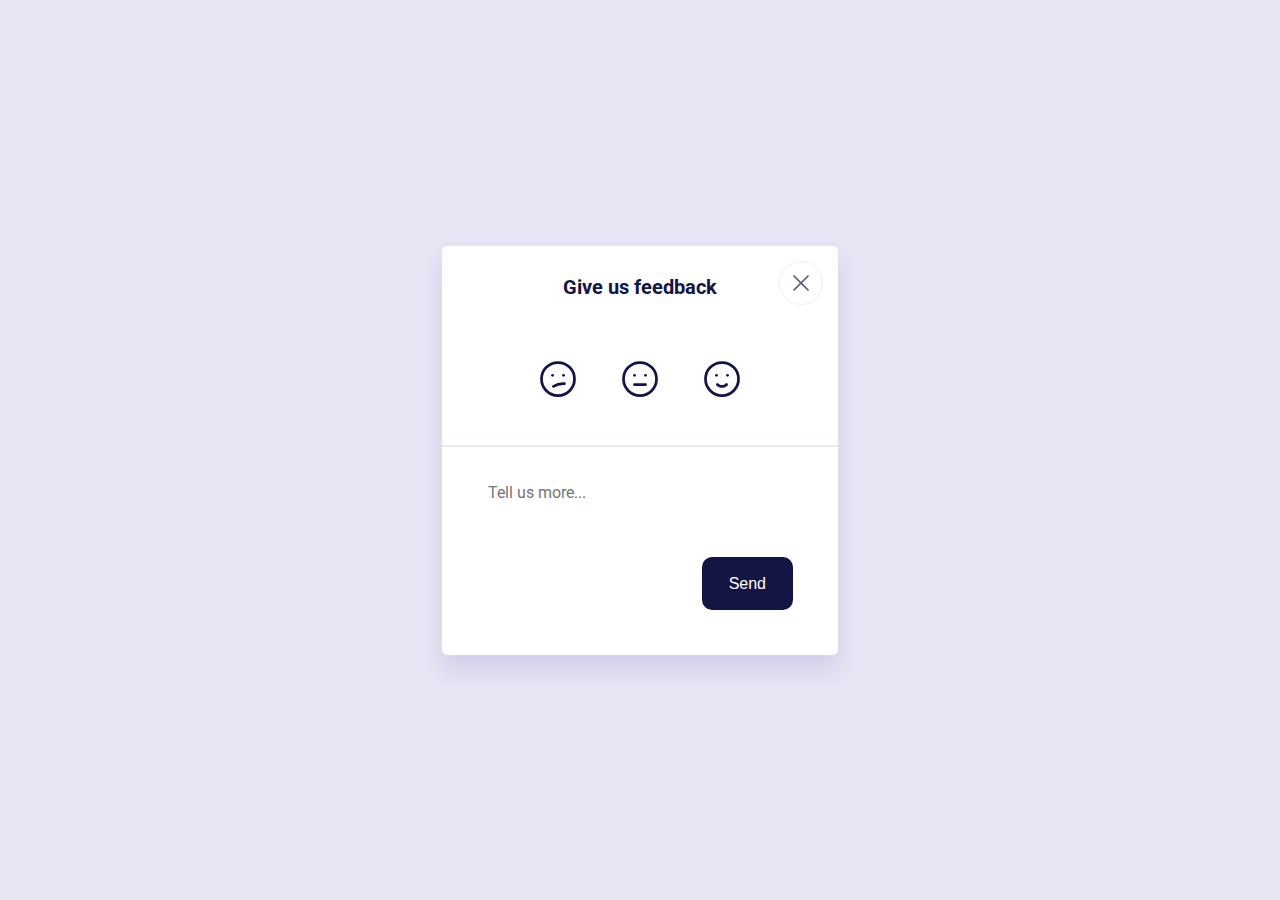
<file: Feedback card/index.html>
<!DOCTYPE html>
<html lang="en">
<head>
    <meta charset="UTF-8">
    <link rel="preconnect" href="https://fonts.googleapis.com">
    <link rel="preconnect" href="https://fonts.gstatic.com" crossorigin>
    <link href="https://fonts.googleapis.com/css2?family=Roboto:wght@400;700&display=swap" rel="stylesheet">
    <link rel="stylesheet" href="style.css">
    <title>Title</title>
</head>
<body class="flex">

    <article class="feedback-card">
        <h2 class="feedback-card--title">
            Give us feedback
        </h2>
        <button class="close">
            <svg width="28" height="28" viewBox="0 0 28 28" fill="none" xmlns="http://www.w3.org/2000/svg">
                <g opacity="0.7">
                    <path d="M21 7L7 21" stroke="#131543" stroke-width="1.75" stroke-linecap="round" stroke-linejoin="round"/>
                    <path d="M7 7L21 21" stroke="#131543" stroke-width="1.75" stroke-linecap="round" stroke-linejoin="round"/>
                </g>
            </svg>
        </button>
        <div class="feedback-card--emotions">
            <div class="emotion emotion-bad" tabindex="0">
                <svg width="44" height="44" viewBox="0 0 44 44" fill="none" xmlns="http://www.w3.org/2000/svg">
                    <path d="M22 38.5C31.1127 38.5 38.5 31.1127 38.5 22C38.5 12.8873 31.1127 5.5 22 5.5C12.8873 5.5 5.5 12.8873 5.5 22C5.5 31.1127 12.8873 38.5 22 38.5Z" stroke="#131543" stroke-width="2.75" stroke-linecap="round" stroke-linejoin="round"/>
                    <path d="M16.5 18.3333H16.5183" stroke="#131543" stroke-width="2.75" stroke-linecap="round" stroke-linejoin="round"/>
                    <path d="M27.5 18.3333H27.5183" stroke="#131543" stroke-width="2.75" stroke-linecap="round" stroke-linejoin="round"/>
                    <path d="M17.4167 29.3333C20.7006 27.2774 24.5515 26.3146 28.4167 26.5833" stroke="#131543" stroke-width="2.75" stroke-linecap="round" stroke-linejoin="round"/>
                </svg>
            </div>
            <div class="emotion emotion-neutral" tabindex="0">
                <svg width="44" height="44" viewBox="0 0 44 44" fill="none" xmlns="http://www.w3.org/2000/svg">
                    <path d="M22 38.5C31.1127 38.5 38.5 31.1127 38.5 22C38.5 12.8873 31.1127 5.5 22 5.5C12.8873 5.5 5.5 12.8873 5.5 22C5.5 31.1127 12.8873 38.5 22 38.5Z" stroke="#131543" stroke-width="2.75" stroke-linecap="round" stroke-linejoin="round"/>
                    <path d="M16.5 18.3333H16.5183" stroke="#131543" stroke-width="2.75" stroke-linecap="round" stroke-linejoin="round"/>
                    <path d="M27.5 18.3333H27.5183" stroke="#131543" stroke-width="2.75" stroke-linecap="round" stroke-linejoin="round"/>
                    <path d="M16.5 27.5H27.5" stroke="#131543" stroke-width="2.75" stroke-linecap="round" stroke-linejoin="round"/>
                </svg>
            </div>
            <div class="emotion emotion-happy" tabindex="0">
                <svg width="44" height="44" viewBox="0 0 44 44" fill="none" xmlns="http://www.w3.org/2000/svg">
                    <path d="M22 38.5C31.1127 38.5 38.5 31.1127 38.5 22C38.5 12.8873 31.1127 5.5 22 5.5C12.8873 5.5 5.5 12.8873 5.5 22C5.5 31.1127 12.8873 38.5 22 38.5Z" stroke="#3D45F5" stroke-width="2.75" stroke-linecap="round" stroke-linejoin="round"/>
                    <path d="M16.5 18.3333H16.5183" stroke="#3D45F5" stroke-width="2.75" stroke-linecap="round" stroke-linejoin="round"/>
                    <path d="M27.5 18.3333H27.5183" stroke="#3D45F5" stroke-width="2.75" stroke-linecap="round" stroke-linejoin="round"/>
                    <path d="M17.4167 27.5C18.0141 28.1098 18.7272 28.5942 19.5142 28.9249C20.3012 29.2556 21.1463 29.4259 22 29.4259C22.8537 29.4259 23.6987 29.2556 24.4858 28.9249C25.2728 28.5942 25.9859 28.1098 26.5833 27.5" stroke="#3D45F5" stroke-width="2.75" stroke-linecap="round" stroke-linejoin="round"/>
                </svg>

            </div>
        </div>
        <hr>
        <textarea class="feedback-card--textarea" rows="2" placeholder="Tell us more..."></textarea>
        <div class="feedback-card--input">
            <input type="button" value="Send">
        </div>
    </article>
    <script src="app.js"></script>
</body>
</html>
</file>
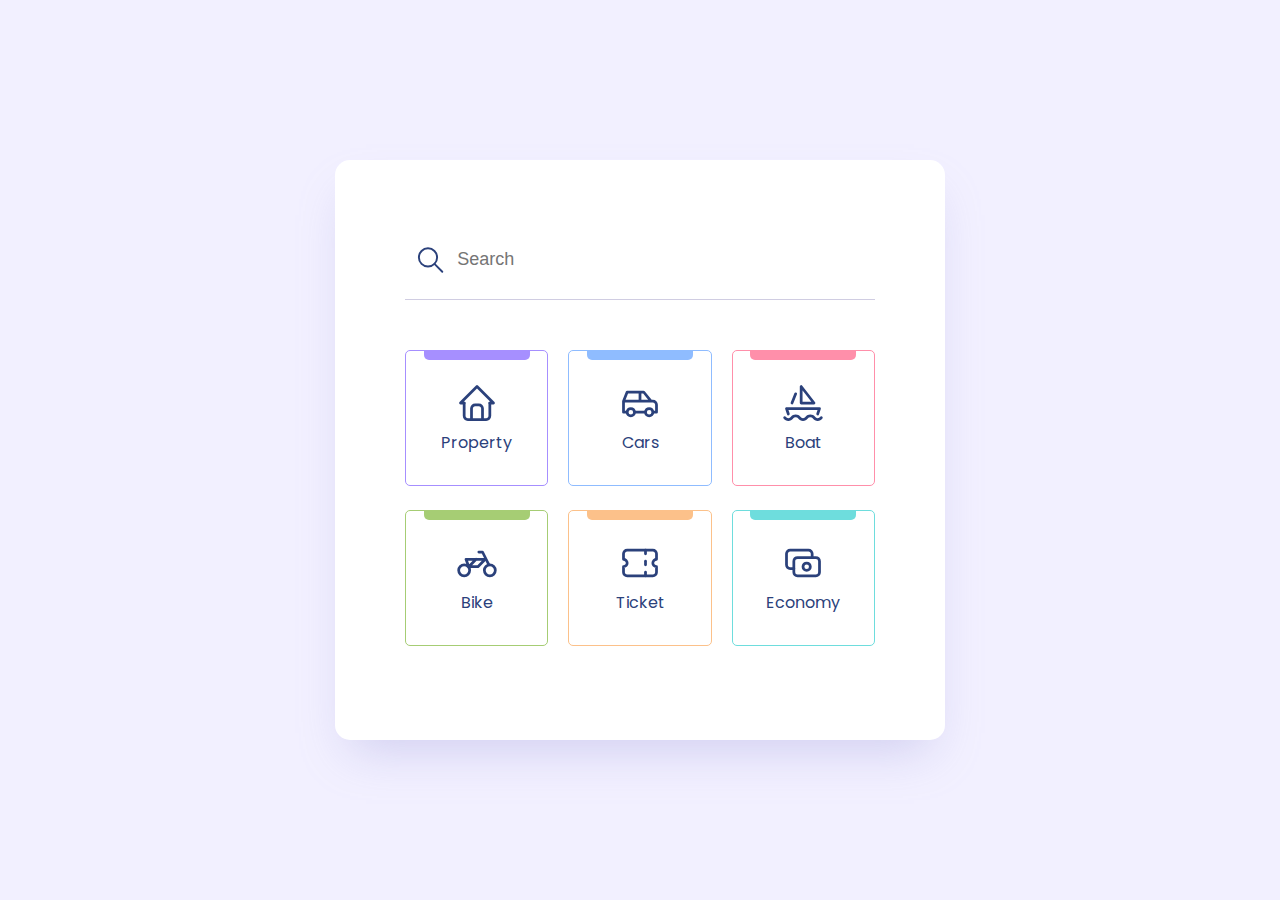
<file: Search_component/index.html>
<!DOCTYPE html>
<html lang="en">
<head>
    <meta charset="UTF-8">
    <title>Search</title>
    <link rel="preconnect" href="https://fonts.googleapis.com">
    <link rel="preconnect" href="https://fonts.gstatic.com" crossorigin>
    <link href="https://fonts.googleapis.com/css2?family=Poppins&display=swap" rel="stylesheet">
  <link rel="stylesheet" href="style.css">
</head>
<body class="flex">

  <section class="search-component">
        <div class="input-component">
            <svg class="search-icon" width="34" height="34" viewBox="0 0 34 34" fill="none" xmlns="http://www.w3.org/2000/svg">
                <path d="M14.1667 24.0833C19.6435 24.0833 24.0833 19.6435 24.0833 14.1667C24.0833 8.68984 19.6435 4.25 14.1667 4.25C8.68984 4.25 4.25 8.68984 4.25 14.1667C4.25 19.6435 8.68984 24.0833 14.1667 24.0833Z" stroke="#2B417B" stroke-width="2.125" stroke-linecap="round" stroke-linejoin="round"/>
                <path d="M29.75 29.75L21.25 21.25" stroke="#2B417B" stroke-width="2.125" stroke-linecap="round" stroke-linejoin="round"/>
            </svg>
            <input type="text" placeholder="Search">
        </div>
      <div class="categories">
          <article class="category category-violet">
              <svg width="44" height="44" viewBox="0 0 44 44" fill="none" xmlns="http://www.w3.org/2000/svg">
                  <path d="M9.16667 22H5.5L22 5.5L38.5 22H34.8333" stroke="#2B417B" stroke-width="2.75" stroke-linecap="round" stroke-linejoin="round"/>
                  <path d="M9.16663 22V34.8333C9.16663 35.8058 9.55293 36.7384 10.2406 37.4261C10.9282 38.1137 11.8608 38.5 12.8333 38.5H31.1666C32.1391 38.5 33.0717 38.1137 33.7594 37.4261C34.447 36.7384 34.8333 35.8058 34.8333 34.8333V22" stroke="#2B417B" stroke-width="2.75" stroke-linecap="round" stroke-linejoin="round"/>
                  <path d="M16.5 38.5V27.5C16.5 26.5275 16.8863 25.5949 17.5739 24.9073C18.2616 24.2196 19.1942 23.8333 20.1667 23.8333H23.8333C24.8058 23.8333 25.7384 24.2196 26.4261 24.9073C27.1137 25.5949 27.5 26.5275 27.5 27.5V38.5" stroke="#2B417B" stroke-width="2.75" stroke-linecap="round" stroke-linejoin="round"/>
              </svg>
              <span>Property</span>
          </article>
          <article class="category category-blue">
              <svg width="44" height="44" viewBox="0 0 44 44" fill="none" xmlns="http://www.w3.org/2000/svg">
                  <path d="M22 20.1667V11M9.16667 31.1667H5.5V20.1667L9.16667 11H25.6667L33 20.1667H34.8333C35.8058 20.1667 36.7384 20.553 37.4261 21.2406C38.1137 21.9282 38.5 22.8609 38.5 23.8333V31.1667H34.8333H9.16667ZM27.5 31.1667H16.5H27.5ZM5.5 20.1667H33H5.5Z" stroke="#2B417B" stroke-width="2.75" stroke-linecap="round" stroke-linejoin="round"/>
                  <path d="M12.8334 34.8333C14.8584 34.8333 16.5 33.1917 16.5 31.1667C16.5 29.1416 14.8584 27.5 12.8334 27.5C10.8083 27.5 9.16669 29.1416 9.16669 31.1667C9.16669 33.1917 10.8083 34.8333 12.8334 34.8333Z" fill="white" stroke="#2B417B" stroke-width="2.75" stroke-linecap="round" stroke-linejoin="round"/>
                  <path d="M31.1667 34.8333C33.1917 34.8333 34.8333 33.1917 34.8333 31.1667C34.8333 29.1416 33.1917 27.5 31.1667 27.5C29.1416 27.5 27.5 29.1416 27.5 31.1667C27.5 33.1917 29.1416 34.8333 31.1667 34.8333Z" fill="white" stroke="#2B417B" stroke-width="2.75" stroke-linecap="round" stroke-linejoin="round"/>
              </svg>
              <span>Cars</span>
          </article>
          <article class="category category-red">
              <svg width="44" height="44" viewBox="0 0 44 44" fill="none" xmlns="http://www.w3.org/2000/svg">
                  <path d="M3.66669 36.6667C4.08317 37.2469 4.63464 37.7171 5.27346 38.0365C5.91229 38.3559 6.61928 38.515 7.33335 38.5C8.04743 38.515 8.75441 38.3559 9.39324 38.0365C10.0321 37.7171 10.5835 37.2469 11 36.6667C11.4165 36.0865 11.968 35.6163 12.6068 35.2969C13.2456 34.9775 13.9526 34.8184 14.6667 34.8334C15.3808 34.8184 16.0877 34.9775 16.7266 35.2969C17.3654 35.6163 17.9169 36.0865 18.3334 36.6667C18.7498 37.2469 19.3013 37.7171 19.9401 38.0365C20.579 38.3559 21.2859 38.515 22 38.5C22.7141 38.515 23.4211 38.3559 24.0599 38.0365C24.6987 37.7171 25.2502 37.2469 25.6667 36.6667C26.0832 36.0865 26.6346 35.6163 27.2735 35.2969C27.9123 34.9775 28.6193 34.8184 29.3334 34.8334C30.0474 34.8184 30.7544 34.9775 31.3932 35.2969C32.0321 35.6163 32.5835 36.0865 33 36.6667C33.4165 37.2469 33.968 37.7171 34.6068 38.0365C35.2456 38.3559 35.9526 38.515 36.6667 38.5C37.3808 38.515 38.0877 38.3559 38.7266 38.0365C39.3654 37.7171 39.9169 37.2469 40.3334 36.6667" stroke="#2B417B" stroke-width="2.75" stroke-linecap="round" stroke-linejoin="round"/>
                  <path d="M7.33333 33L5.5 27.5H38.5L36.6667 33" stroke="#2B417B" stroke-width="2.75" stroke-linecap="round" stroke-linejoin="round"/>
                  <path d="M20.1667 22H33L20.1667 5.5V22Z" stroke="#2B417B" stroke-width="2.75" stroke-linecap="round" stroke-linejoin="round"/>
                  <path d="M14.6667 12.8333L11 22" stroke="#2B417B" stroke-width="2.75" stroke-linecap="round" stroke-linejoin="round"/>
              </svg>
              <span>Boat</span>
          </article>
          <article class="category category-green">
              <svg width="44" height="44" viewBox="0 0 44 44" fill="none" xmlns="http://www.w3.org/2000/svg">
                  <path d="M9.16663 34.8333C12.2042 34.8333 14.6666 32.3709 14.6666 29.3333C14.6666 26.2957 12.2042 23.8333 9.16663 23.8333C6.12906 23.8333 3.66663 26.2957 3.66663 29.3333C3.66663 32.3709 6.12906 34.8333 9.16663 34.8333Z" stroke="#2B417B" stroke-width="2.75" stroke-linecap="round" stroke-linejoin="round"/>
                  <path d="M34.8334 34.8333C37.8709 34.8333 40.3334 32.3709 40.3334 29.3333C40.3334 26.2957 37.8709 23.8333 34.8334 23.8333C31.7958 23.8333 29.3334 26.2957 29.3334 29.3333C29.3334 32.3709 31.7958 34.8333 34.8334 34.8333Z" stroke="#2B417B" stroke-width="2.75" stroke-linecap="round" stroke-linejoin="round"/>
                  <path d="M13.75 25.6666L21.0833 18.3333M13.75 25.6666H22.9167L30.25 18.3333H11L13.75 25.6666Z" stroke="#2B417B" stroke-width="2.75" stroke-linecap="round" stroke-linejoin="round"/>
                  <path d="M23.8334 11H27.5L30.25 16.5L33.9167 23.8333" stroke="#2B417B" stroke-width="2.75" stroke-linecap="round" stroke-linejoin="round"/>
              </svg>
              <span>Bike</span>
          </article>
          <article class="category category-orange">
              <svg width="44" height="44" viewBox="0 0 44 44" fill="none" xmlns="http://www.w3.org/2000/svg">
                  <path d="M27.5 9.16669V12.8334" stroke="#2B417B" stroke-width="2.75" stroke-linecap="round" stroke-linejoin="round"/>
                  <path d="M27.5 20.1667V23.8334" stroke="#2B417B" stroke-width="2.75" stroke-linecap="round" stroke-linejoin="round"/>
                  <path d="M27.5 31.1667V34.8334" stroke="#2B417B" stroke-width="2.75" stroke-linecap="round" stroke-linejoin="round"/>
                  <path d="M9.16667 9.16669H34.8333C35.8058 9.16669 36.7384 9.553 37.4261 10.2406C38.1137 10.9283 38.5 11.8609 38.5 12.8334V18.3334C37.5275 18.3334 36.5949 18.7197 35.9073 19.4073C35.2196 20.0949 34.8333 21.0276 34.8333 22C34.8333 22.9725 35.2196 23.9051 35.9073 24.5927C36.5949 25.2804 37.5275 25.6667 38.5 25.6667V31.1667C38.5 32.1391 38.1137 33.0718 37.4261 33.7594C36.7384 34.447 35.8058 34.8334 34.8333 34.8334H9.16667C8.19421 34.8334 7.26158 34.447 6.57394 33.7594C5.88631 33.0718 5.5 32.1391 5.5 31.1667V25.6667C6.47246 25.6667 7.40509 25.2804 8.09273 24.5927C8.78036 23.9051 9.16667 22.9725 9.16667 22C9.16667 21.0276 8.78036 20.0949 8.09273 19.4073C7.40509 18.7197 6.47246 18.3334 5.5 18.3334V12.8334C5.5 11.8609 5.88631 10.9283 6.57394 10.2406C7.26158 9.553 8.19421 9.16669 9.16667 9.16669" stroke="#2B417B" stroke-width="2.75" stroke-linecap="round" stroke-linejoin="round"/>
              </svg>
              <span>Ticket</span>
          </article>
          <article class="category category-cian">
              <svg width="44" height="44" viewBox="0 0 44 44" fill="none" xmlns="http://www.w3.org/2000/svg">
                  <path d="M34.8333 16.5H16.5C14.4749 16.5 12.8333 18.1416 12.8333 20.1667V31.1667C12.8333 33.1917 14.4749 34.8333 16.5 34.8333H34.8333C36.8584 34.8333 38.5 33.1917 38.5 31.1667V20.1667C38.5 18.1416 36.8584 16.5 34.8333 16.5Z" stroke="#2B417B" stroke-width="2.75" stroke-linecap="round" stroke-linejoin="round"/>
                  <path d="M25.6667 29.3333C27.6917 29.3333 29.3333 27.6917 29.3333 25.6667C29.3333 23.6416 27.6917 22 25.6667 22C23.6416 22 22 23.6416 22 25.6667C22 27.6917 23.6416 29.3333 25.6667 29.3333Z" stroke="#2B417B" stroke-width="2.75" stroke-linecap="round" stroke-linejoin="round"/>
                  <path d="M31.1667 16.5V12.8334C31.1667 11.8609 30.7804 10.9283 30.0927 10.2406C29.4051 9.553 28.4725 9.16669 27.5 9.16669H9.16667C8.19421 9.16669 7.26158 9.553 6.57394 10.2406C5.88631 10.9283 5.5 11.8609 5.5 12.8334V23.8334C5.5 24.8058 5.88631 25.7384 6.57394 26.4261C7.26158 27.1137 8.19421 27.5 9.16667 27.5H12.8333" stroke="#2B417B" stroke-width="2.75" stroke-linecap="round" stroke-linejoin="round"/>
              </svg>
              <span>Economy</span>
          </article>
      </div>
  </section>

</body>
</html>
</file>
<file: Feedback card/style.css>
*{
    padding: 0;
    margin: 0;
    box-sizing: border-box;
    border-color: transparent;
}

:root{
    --bg-color: #E6E5F4;
    --text: #131543;
    --hover: #3D45F5;
}

svg{
    display: block;
}

body{
    min-height: 100vh;
    font-family: 'Roboto', sans-serif;
    background-color: var(--bg-color);
}

.flex{
    display: flex;
    align-items: center;
    justify-content: center;
}

/*CARD*/
.feedback-card{
    width: 396px;
    background-color: #fff;
    border-radius: 5px;
    padding: 30px 0 45px;
    position: relative;
    box-shadow: 0px 14px 20px rgba(126, 121, 190, 0.2);
}

.feedback-card--title{
    font-style: normal;
    font-weight: bold;
    font-size: 20px;
    line-height: 23px;
    color: var(--text);
    text-align: center;
    margin-bottom: 44px;
}

.feedback-card--emotions{
    display: flex;
    padding: 0 80px;
    justify-content: space-between;
    margin-bottom: 30px;
}

.close{
    border: 1px solid #EEEDF7;
    position: absolute;
    display: block;
    background: none;
    padding: 7px;
    border-radius: 50%;
    outline: none;
    right: 15px;
    top: 15px;
    cursor: pointer;
    transition: strok  250ms linear;
}

.close:hover path{
    stroke: var(--hover);
}

.emotion{
    outline: none;
    cursor: pointer;
    padding: 13px;
    border: 1px solid transparent;
    border-radius: 50%;
    height: 72px;
    width: 72px;
    transition: border-color 250ms linear;
}

.emotion:hover,
.emotion:focus,
.emotion.active{
    border: 1px solid #EEEDF7;
}

.emotion svg path{
    stroke: var(--text);
    transition: stroke 250ms linear;
}

.emotion:hover svg path,
.emotion:focus svg path,
.emotion.active svg path{
    stroke: var(--hover);
}

hr{
    background: #E9E8F5;
    height: 1px;
}

.feedback-card--textarea {
    resize: none;
    display: block;
    padding: 35px 45px;
    width: 100%;
    outline: none;
    font-family: 'Roboto', sans-serif;
    font-style: normal;
    font-weight: normal;
    font-size: 16px;
    line-height: 19px;
    color: var(--text);
}

.feedback-card--input{
    padding: 0 45px;
    display: flex;
    justify-content: flex-end;
}

.feedback-card--input input{
    padding: 15px 25px;
    background-color: var(--text);
    color: #fff;
    font-size: 16px;
    line-height: 19px;
    border-radius: 10px;
    cursor: pointer;
    outline: none;
}
.feedback-card--input input:hover,
.feedback-card--input input:focus{
    background-color: var(--hover);
}
</file>
<file: Search_component/style.css>
*{
    padding: 0;
    margin: 0;
    box-sizing: border-box;
}

:root{
    --bg-color: #F2F0FF;
    --text: #131543;
    --hover: #3D45F5;
}

svg{
    display: block;
}

body{
    font-family: 'Poppins', sans-serif;
    min-height: 100vh;
    background-color: var(--bg-color);
}

.flex{
    display: flex;
    align-items: center;
    justify-content: center;
}

.search-component{
    background: #FFFFFF;
    box-shadow: 0 24px 45px -15px rgba(161, 159, 219, 0.41);
    border-radius: 15px;

    padding:70px;
    max-width: 610px;
    width: 100%;
}

.input-component{
    border-bottom: 1px solid #D0CDE2;
    margin-bottom: 50px;
    padding:10px 10px 20px 10px ;
    display: flex;
    align-items: center;
}

.search-icon{
    margin-right: 5px;
}

.input-component input{
    font-weight: normal;
    font-size: 18px;
    line-height: 27px;
    color: #2B417B;
    width: 100%;
    outline: none;
    padding: 5px;
    border: 1px solid transparent;
}

.input-component input:focus{
    border: 1px solid #2B417B;
    border-radius: 5px;
}

.input-component input::placeholder{
    font-size: 18px;
    line-height: 27px;
}

.categories{
    display: flex;
    flex-wrap: wrap;
    justify-content: space-between;
}

.category{
    width: calc(33.33% - (40px/3));
    margin-bottom: 24px;
    text-align: center;
    padding: 30px 0;
    border-radius: 5px;
    position: relative;
    cursor: pointer;
    transition:box-shadow 250ms ease-in-out ;
}



.category:after{
    position: absolute;
    content: '';
    top: 0;
    height: 9px;
    width: 75%;
    left: 50%;
    transform: translateX(-50%);
    border-bottom-left-radius:5px ;
    border-bottom-right-radius:5px ;
}

.category svg{
    margin: 0 auto 5px;
}

.category span{
    font-size: 16px;
    line-height: 24px;
    color: #2B417B;
}

.category-violet{
    border: 1px solid #A68FFF;
}
.category-violet:after{
    background-color: #A68FFF;
}

.category-violet:hover{
    box-shadow: 0 8px 15px -10px #A68FFF;
}

.category-blue{
    border: 1px solid #8FBCFF;
}

.category-blue:after{
    background-color: #8FBCFF;
}
.category-blue:hover{
    box-shadow: 0 8px 15px -10px #8FBCFF;
}

.category-red{
    border: 1px solid #FF8FAA;
}

.category-red:after{
    background-color: #FF8FAA;
}

.category-red:hover{
    box-shadow: 0 8px 15px -10px #FF8FAA;
}

.category-green{
    border: 1px solid #A6CD74;
}


.category-green:after{
    background:#A6CD74;
}
.category-green:hover{
    box-shadow: 0 8px 15px -10px #A6CD74;
}
.category-orange{
    border: 1px solid #FCC18A;
}
.category-orange:after{
    background:#FCC18A;
}
.category-orange:hover{
    box-shadow: 0 8px 15px -10px #FCC18A;
}
.category-cian{
    border: 1px solid #6EDDDD;
}

.category-cian:after{
    background:#6EDDDD;
}
.category-cian:hover{
    box-shadow: 0 8px 15px -10px #6EDDDD;
}
</file>
